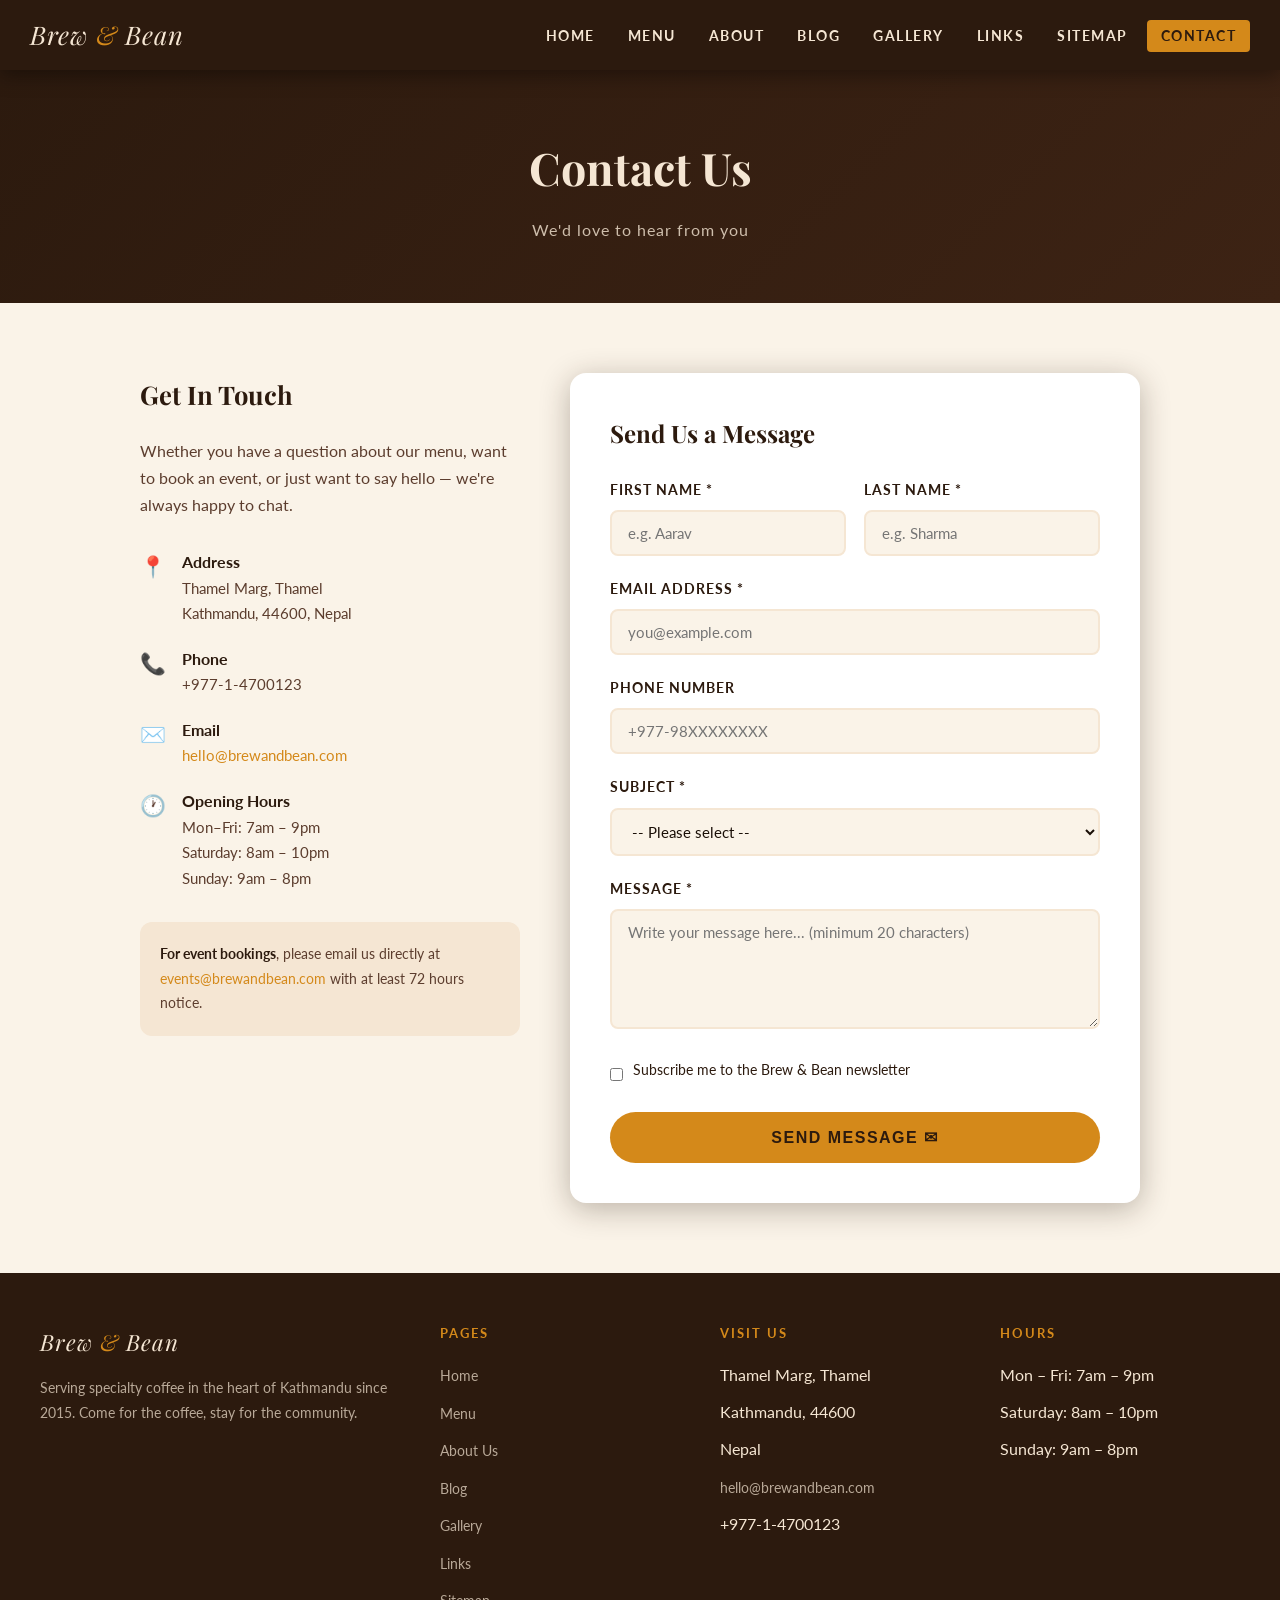
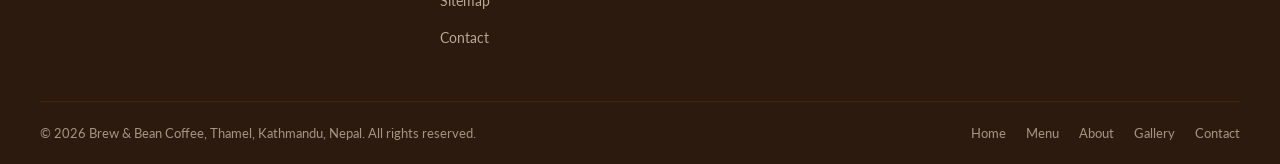
<file: final project-40%/coffee-site/contact.html>
<!DOCTYPE html>
<html lang="en">
<head>
  <meta charset="UTF-8">
  <meta name="viewport" content="width=device-width, initial-scale=1.0">
  <title>Brew & Bean Coffee | Contact</title>
  <link rel="stylesheet" href="style.css">
</head>
<body>

<div class="page-wrapper">

  <!-- HEADER & NAVIGATION -->
  <header>
    <div class="nav-container">
      <div class="nav-logo">Brew <span>&</span> Bean</div>
      <nav>
        <ul>
          <li><a href="index.html">Home</a></li>
          <li><a href="menu.html">Menu</a></li>
          <li><a href="about.html">About</a></li>
          <li><a href="blog.html">Blog</a></li>
          <li><a href="gallery.html">Gallery</a></li>
          <li><a href="links.html">Links</a></li>
          <li><a href="sitemap.html">Sitemap</a></li>
          <li><a href="contact.html" class="active">Contact</a></li>
        </ul>
      </nav>
    </div>
  </header>

  <!-- PAGE HERO -->
  <div class="page-hero">
    <h1>Contact Us</h1>
    <p>We'd love to hear from you</p>
  </div>

  <!-- CONTACT SECTION -->
  <section class="section">
    <div class="contact-layout">

      <!-- LEFT: Info -->
      <div class="contact-info">
        <h3>Get In Touch</h3>
        <p style="color:var(--text-mid); margin-bottom:30px;">Whether you have a question about our menu, want to book an event, or just want to say hello — we're always happy to chat.</p>

        <div class="contact-detail">
          <span class="contact-icon">📍</span>
          <div>
            <strong>Address</strong>
            <p>Thamel Marg, Thamel<br>Kathmandu, 44600, Nepal</p>
          </div>
        </div>

        <div class="contact-detail">
          <span class="contact-icon">📞</span>
          <div>
            <strong>Phone</strong>
            <p>+977-1-4700123</p>
          </div>
        </div>

        <div class="contact-detail">
          <span class="contact-icon">✉️</span>
          <div>
            <strong>Email</strong>
            <p><a href="mailto:hello@brewandbean.com">hello@brewandbean.com</a></p>
          </div>
        </div>

        <div class="contact-detail">
          <span class="contact-icon">🕐</span>
          <div>
            <strong>Opening Hours</strong>
            <p>Mon–Fri: 7am – 9pm<br>Saturday: 8am – 10pm<br>Sunday: 9am – 8pm</p>
          </div>
        </div>

        <div style="margin-top:30px; background:var(--cream); padding:20px; border-radius:12px;">
          <p style="font-size:0.9rem; color:var(--text-mid);">
            <strong style="color:var(--espresso);">For event bookings</strong>, please email us directly at
            <a href="mailto:events@brewandbean.com">events@brewandbean.com</a>
            with at least 72 hours notice.
          </p>
        </div>
      </div>

      <!-- RIGHT: Form -->
      <div class="contact-form">
        <h3 style="font-family:'Playfair Display',serif; color:var(--espresso); margin-bottom:25px; font-size:1.5rem;">Send Us a Message</h3>

        <div class="form-row">
          <div class="form-group">
            <label for="firstName">First Name *</label>
            <input type="text" id="firstName" placeholder="e.g. Aarav">
            <span class="error-msg" id="firstNameError">Please enter your first name.</span>
          </div>
          <div class="form-group">
            <label for="lastName">Last Name *</label>
            <input type="text" id="lastName" placeholder="e.g. Sharma">
            <span class="error-msg" id="lastNameError">Please enter your last name.</span>
          </div>
        </div>

        <div class="form-group">
          <label for="email">Email Address *</label>
          <input type="email" id="email" placeholder="you@example.com">
          <span class="error-msg" id="emailError">Please enter a valid email address.</span>
        </div>

        <div class="form-group">
          <label for="phone">Phone Number</label>
          <input type="tel" id="phone" placeholder="+977-98XXXXXXXX">
          <span class="error-msg" id="phoneError">Please enter a valid phone number (digits only, 7–15 chars).</span>
        </div>

        <div class="form-group">
          <label for="subject">Subject *</label>
          <select id="subject">
            <option value="">-- Please select --</option>
            <option value="general">General Enquiry</option>
            <option value="menu">Menu Question</option>
            <option value="event">Event Booking</option>
            <option value="feedback">Feedback</option>
            <option value="wholesale">Wholesale Beans</option>
            <option value="other">Other</option>
          </select>
          <span class="error-msg" id="subjectError">Please select a subject.</span>
        </div>

        <div class="form-group">
          <label for="message">Message *</label>
          <textarea id="message" placeholder="Write your message here... (minimum 20 characters)"></textarea>
          <span class="error-msg" id="messageError">Please enter a message (at least 20 characters).</span>
        </div>

        <div class="form-group" style="display:flex; align-items:center; gap:10px;">
          <input type="checkbox" id="newsletter" style="width:auto; accent-color:var(--accent);">
          <label for="newsletter" style="text-transform:none; font-size:0.9rem; font-weight:400; letter-spacing:0; cursor:pointer;">
            Subscribe me to the Brew &amp; Bean newsletter
          </label>
        </div>

        <button type="button" class="btn" onclick="validateForm()" style="width:100%; padding:16px; font-size:1rem;">
          Send Message ✉
        </button>

        <div class="success-msg" id="successMsg">
          ✅ Thank you! Your message has been sent. We'll get back to you within 24 hours.
        </div>
      </div>
    </div>
  </section>

  <!-- FOOTER -->
  <footer>
    <div class="footer-grid">
      <div class="footer-brand">
        <span class="nav-logo">Brew <span>&</span> Bean</span>
        <p>Serving specialty coffee in the heart of Kathmandu since 2015. Come for the coffee, stay for the community.</p>
      </div>
      <div class="footer-col">
        <h4>Pages</h4>
        <ul>
          <li><a href="index.html">Home</a></li>
          <li><a href="menu.html">Menu</a></li>
          <li><a href="about.html">About Us</a></li>
          <li><a href="blog.html">Blog</a></li>
          <li><a href="gallery.html">Gallery</a></li>
          <li><a href="links.html">Links</a></li>
          <li><a href="sitemap.html">Sitemap</a></li>
          <li><a href="contact.html">Contact</a></li>
        </ul>
      </div>
      <div class="footer-col">
        <h4>Visit Us</h4>
        <ul>
          <li>Thamel Marg, Thamel</li>
          <li>Kathmandu, 44600</li>
          <li>Nepal</li>
          <li style="margin-top:10px;"><a href="mailto:hello@brewandbean.com">hello@brewandbean.com</a></li>
          <li>+977-1-4700123</li>
        </ul>
      </div>
      <div class="footer-col">
        <h4>Hours</h4>
        <ul>
          <li>Mon – Fri: 7am – 9pm</li>
          <li>Saturday: 8am – 10pm</li>
          <li>Sunday: 9am – 8pm</li>
        </ul>
      </div>
    </div>
    <div class="footer-bottom">
      <p>&copy; 2026 Brew &amp; Bean Coffee, Thamel, Kathmandu, Nepal. All rights reserved.</p>
      <nav class="footer-sec-nav" aria-label="Secondary navigation">
        <a href="index.html">Home</a>
        <a href="menu.html">Menu</a>
        <a href="about.html">About</a>
        <a href="gallery.html">Gallery</a>
        <a href="contact.html">Contact</a>
      </nav>
    </div>
  </footer>

</div>

<!-- JAVASCRIPT FORM VALIDATION -->
<script>
  function validateForm() {
    let valid = true;

    // Helper functions
    function showError(id, errorId) {
      document.getElementById(id).classList.add('input-error');
      document.getElementById(errorId).classList.add('show');
    }

    function clearError(id, errorId) {
      document.getElementById(id).classList.remove('input-error');
      document.getElementById(errorId).classList.remove('show');
    }

    // First Name
    const firstName = document.getElementById('firstName').value.trim();
    if (firstName.length < 2) {
      showError('firstName', 'firstNameError');
      valid = false;
    } else {
      clearError('firstName', 'firstNameError');
    }

    // Last Name
    const lastName = document.getElementById('lastName').value.trim();
    if (lastName.length < 2) {
      showError('lastName', 'lastNameError');
      valid = false;
    } else {
      clearError('lastName', 'lastNameError');
    }

    // Email — must contain @ and a dot after @
    const email = document.getElementById('email').value.trim();
    const emailRegex = /^[^\s@]+@[^\s@]+\.[^\s@]+$/;
    if (!emailRegex.test(email)) {
      showError('email', 'emailError');
      valid = false;
    } else {
      clearError('email', 'emailError');
    }

    // Phone — optional but must be valid if filled
    const phone = document.getElementById('phone').value.trim();
    if (phone !== '') {
      const phoneRegex = /^[0-9+\-\s]{7,15}$/;
      if (!phoneRegex.test(phone)) {
        showError('phone', 'phoneError');
        valid = false;
      } else {
        clearError('phone', 'phoneError');
      }
    } else {
      clearError('phone', 'phoneError');
    }

    // Subject
    const subject = document.getElementById('subject').value;
    if (subject === '') {
      showError('subject', 'subjectError');
      valid = false;
    } else {
      clearError('subject', 'subjectError');
    }

    // Message — minimum 20 characters
    const message = document.getElementById('message').value.trim();
    if (message.length < 20) {
      showError('message', 'messageError');
      valid = false;
    } else {
      clearError('message', 'messageError');
    }

    // If all valid — show success
    if (valid) {
      document.getElementById('successMsg').classList.add('show');
      // Reset fields
      ['firstName', 'lastName', 'email', 'phone', 'message'].forEach(id => {
        document.getElementById(id).value = '';
      });
      document.getElementById('subject').value = '';
      document.getElementById('newsletter').checked = false;
      // Scroll to success message
      document.getElementById('successMsg').scrollIntoView({ behavior: 'smooth' });
    }
  }

  // Real-time validation on blur
  document.getElementById('email').addEventListener('blur', function() {
    const emailRegex = /^[^\s@]+@[^\s@]+\.[^\s@]+$/;
    if (this.value && !emailRegex.test(this.value)) {
      this.classList.add('input-error');
      document.getElementById('emailError').classList.add('show');
    }
  });
</script>
</body>
</html>
</file>
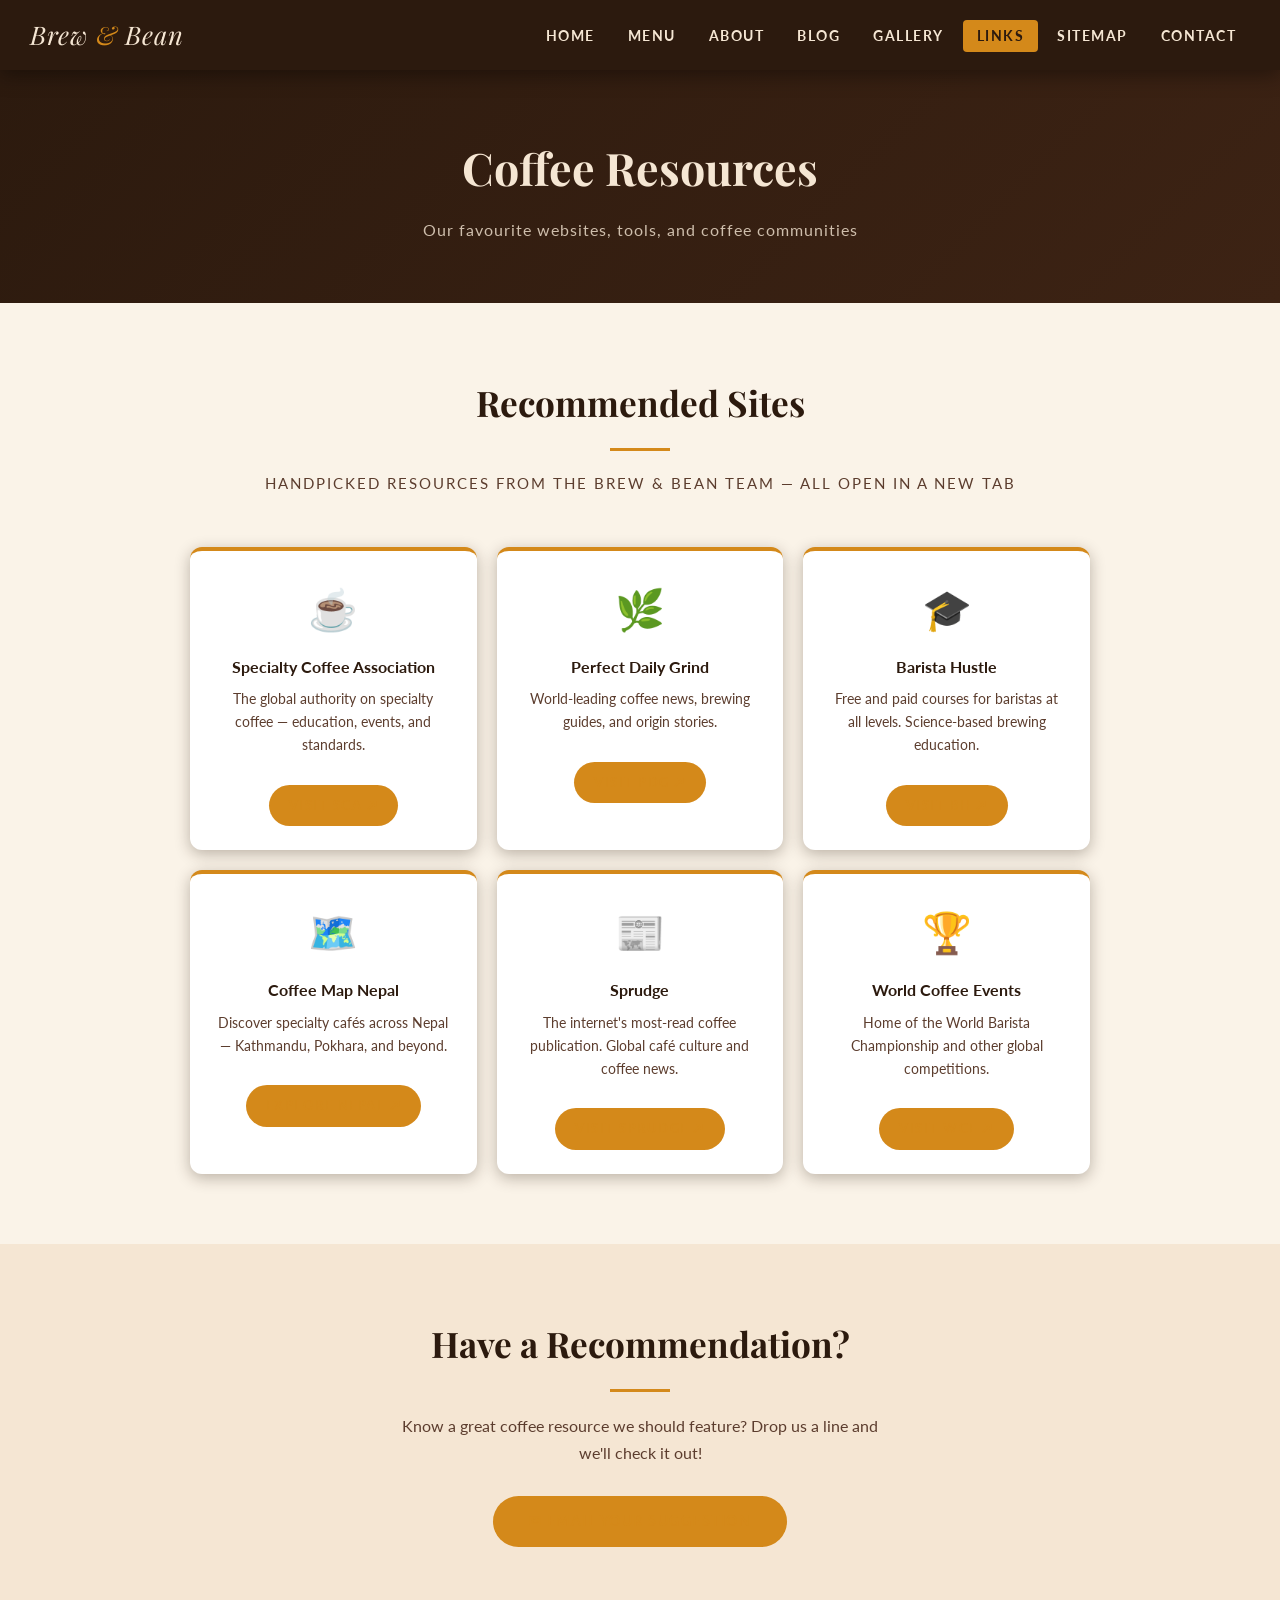
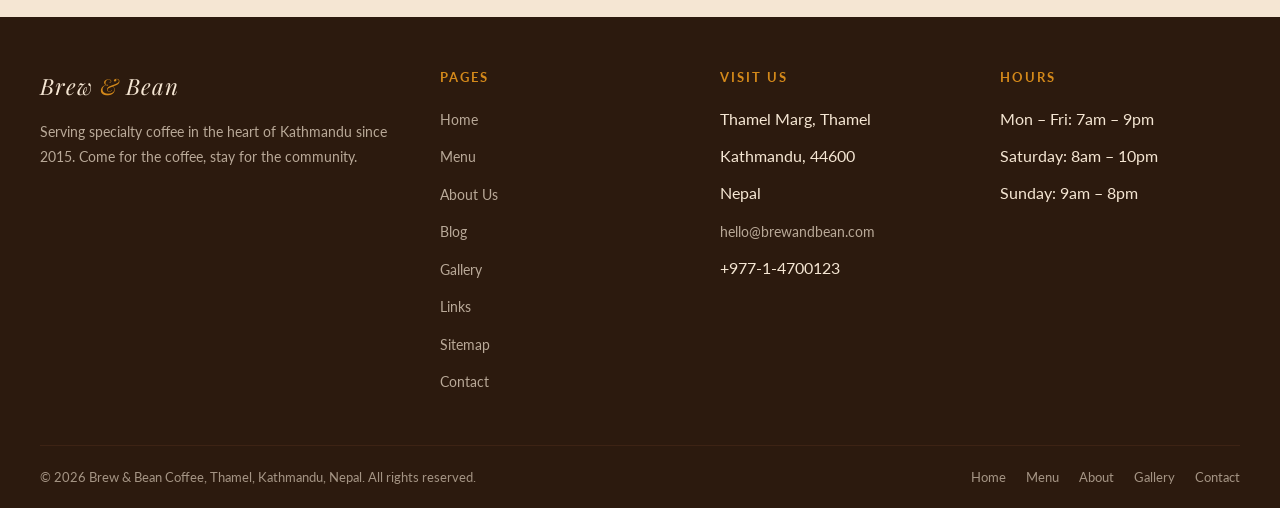
<file: final project-40%/coffee-site/links.html>
<!DOCTYPE html>
<html lang="en">
<head>
  <meta charset="UTF-8">
  <meta name="viewport" content="width=device-width, initial-scale=1.0">
  <title>Brew & Bean Coffee | Useful Links</title>
  <link rel="stylesheet" href="style.css">
</head>
<body>

<div class="page-wrapper">

  <!-- HEADER & NAVIGATION -->
  <header>
    <div class="nav-container">
      <div class="nav-logo">Brew <span>&</span> Bean</div>
      <nav>
        <ul>
          <li><a href="index.html">Home</a></li>
          <li><a href="menu.html">Menu</a></li>
          <li><a href="about.html">About</a></li>
          <li><a href="blog.html">Blog</a></li>
          <li><a href="gallery.html">Gallery</a></li>
          <li><a href="links.html" class="active">Links</a></li>
          <li><a href="sitemap.html">Sitemap</a></li>
          <li><a href="contact.html">Contact</a></li>
        </ul>
      </nav>
    </div>
  </header>

  <!-- PAGE HERO -->
  <div class="page-hero">
    <h1>Coffee Resources</h1>
    <p>Our favourite websites, tools, and coffee communities</p>
  </div>

  <!-- LINKS SECTION -->
  <section class="section">
    <h2 class="section-title">Recommended Sites</h2>
    <div class="divider"></div>
    <p class="section-subtitle">Handpicked resources from the Brew &amp; Bean team — all open in a new tab</p>

    <div class="links-grid">

      <div class="ext-link-card">
        <div class="link-icon">☕</div>
        <h3>Specialty Coffee Association</h3>
        <p>The global authority on specialty coffee — education, events, and standards.</p>
        <br>
        <a href="https://sca.coffee" target="_blank" rel="noopener noreferrer" class="btn" style="font-size:0.8rem; padding:10px 20px;">Visit SCA ↗</a>
      </div>

      <div class="ext-link-card">
        <div class="link-icon">🌿</div>
        <h3>Perfect Daily Grind</h3>
        <p>World-leading coffee news, brewing guides, and origin stories.</p>
        <br>
        <a href="https://perfectdailygrind.com" target="_blank" rel="noopener noreferrer" class="btn" style="font-size:0.8rem; padding:10px 20px;">Visit PDG ↗</a>
      </div>

      <div class="ext-link-card">
        <div class="link-icon">🎓</div>
        <h3>Barista Hustle</h3>
        <p>Free and paid courses for baristas at all levels. Science-based brewing education.</p>
        <br>
        <a href="https://baristahustle.com" target="_blank" rel="noopener noreferrer" class="btn" style="font-size:0.8rem; padding:10px 20px;">Visit BH ↗</a>
      </div>

      <div class="ext-link-card">
        <div class="link-icon">🗺️</div>
        <h3>Coffee Map Nepal</h3>
        <p>Discover specialty cafés across Nepal — Kathmandu, Pokhara, and beyond.</p>
        <br>
        <a href="https://www.visitnepal.com" target="_blank" rel="noopener noreferrer" class="btn" style="font-size:0.8rem; padding:10px 20px;">Explore Nepal ↗</a>
      </div>

      <div class="ext-link-card">
        <div class="link-icon">📰</div>
        <h3>Sprudge</h3>
        <p>The internet's most-read coffee publication. Global café culture and coffee news.</p>
        <br>
        <a href="https://sprudge.com" target="_blank" rel="noopener noreferrer" class="btn" style="font-size:0.8rem; padding:10px 20px;">Visit Sprudge ↗</a>
      </div>

      <div class="ext-link-card">
        <div class="link-icon">🏆</div>
        <h3>World Coffee Events</h3>
        <p>Home of the World Barista Championship and other global competitions.</p>
        <br>
        <a href="https://worldcoffeeevents.org" target="_blank" rel="noopener noreferrer" class="btn" style="font-size:0.8rem; padding:10px 20px;">Visit WCE ↗</a>
      </div>

    </div>
  </section>

  <!-- NOTE ABOUT LINKS -->
  <section class="section section-alt" style="text-align:center;">
    <h2 class="section-title">Have a Recommendation?</h2>
    <div class="divider"></div>
    <p style="color:var(--text-mid); max-width:500px; margin:0 auto 30px;">Know a great coffee resource we should feature? Drop us a line and we'll check it out!</p>
    <a href="mailto:hello@brewandbean.com" class="btn">✉ Email Your Suggestion</a>
  </section>

  <!-- FOOTER -->
  <footer>
    <div class="footer-grid">
      <div class="footer-brand">
        <span class="nav-logo">Brew <span>&</span> Bean</span>
        <p>Serving specialty coffee in the heart of Kathmandu since 2015. Come for the coffee, stay for the community.</p>
      </div>
      <div class="footer-col">
        <h4>Pages</h4>
        <ul>
          <li><a href="index.html">Home</a></li>
          <li><a href="menu.html">Menu</a></li>
          <li><a href="about.html">About Us</a></li>
          <li><a href="blog.html">Blog</a></li>
          <li><a href="gallery.html">Gallery</a></li>
          <li><a href="links.html">Links</a></li>
          <li><a href="sitemap.html">Sitemap</a></li>
          <li><a href="contact.html">Contact</a></li>
        </ul>
      </div>
      <div class="footer-col">
        <h4>Visit Us</h4>
        <ul>
          <li>Thamel Marg, Thamel</li>
          <li>Kathmandu, 44600</li>
          <li>Nepal</li>
          <li style="margin-top:10px;"><a href="mailto:hello@brewandbean.com">hello@brewandbean.com</a></li>
          <li>+977-1-4700123</li>
        </ul>
      </div>
      <div class="footer-col">
        <h4>Hours</h4>
        <ul>
          <li>Mon – Fri: 7am – 9pm</li>
          <li>Saturday: 8am – 10pm</li>
          <li>Sunday: 9am – 8pm</li>
        </ul>
      </div>
    </div>
    <div class="footer-bottom">
      <p>&copy; 2026 Brew &amp; Bean Coffee, Thamel, Kathmandu, Nepal. All rights reserved.</p>
      <nav class="footer-sec-nav" aria-label="Secondary navigation">
        <a href="index.html">Home</a>
        <a href="menu.html">Menu</a>
        <a href="about.html">About</a>
        <a href="gallery.html">Gallery</a>
        <a href="contact.html">Contact</a>
      </nav>
    </div>
  </footer>

</div>
</body>
</html>
</file>
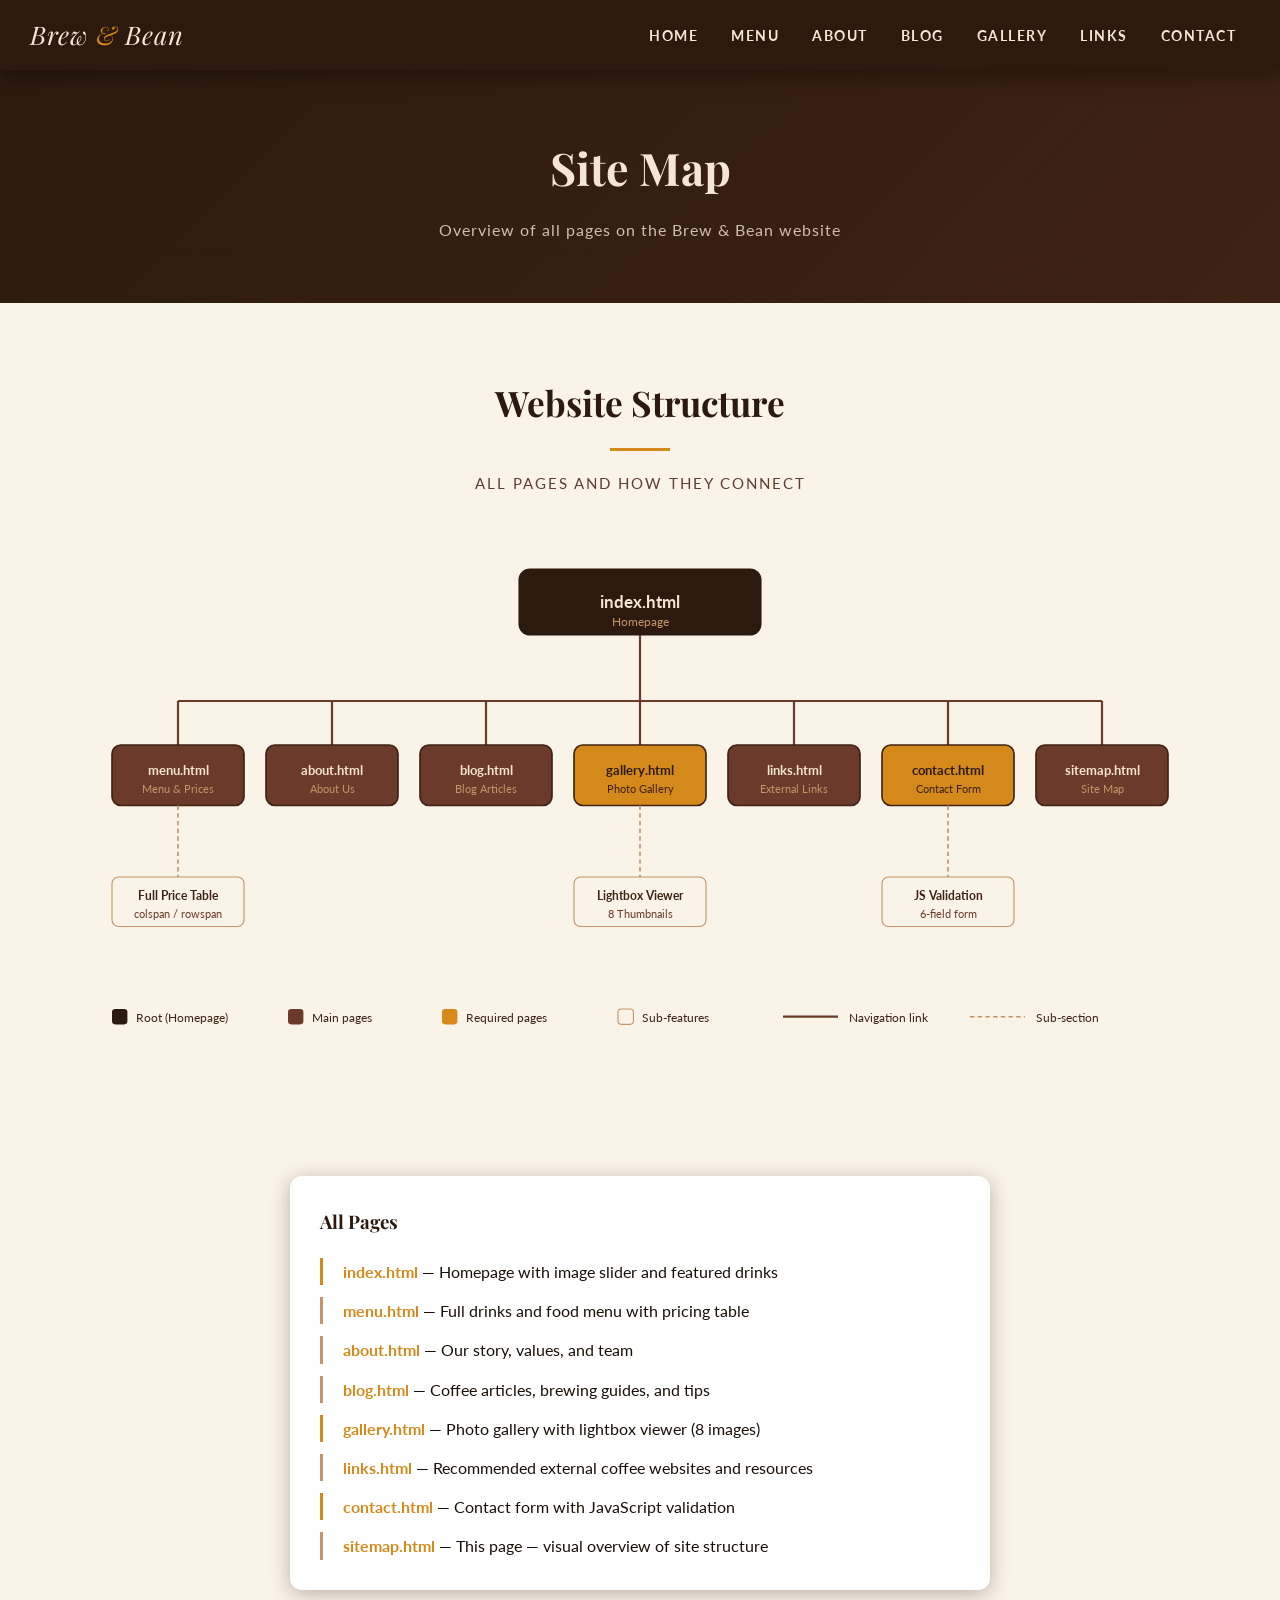
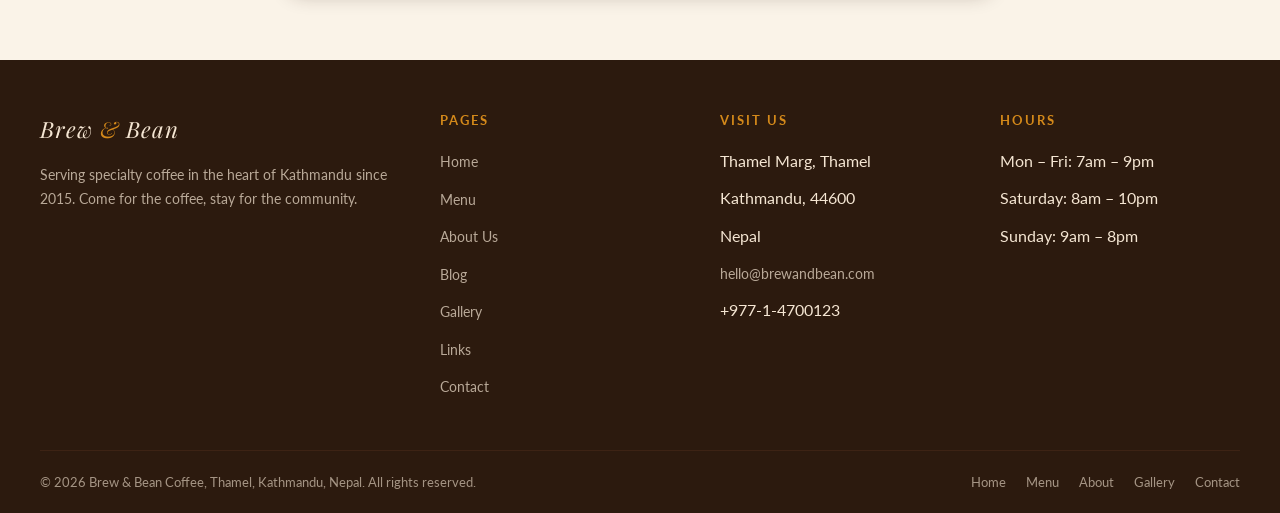
<file: final project-40%/coffee-site/sitemap.html>
<!DOCTYPE html>
<html lang="en">
<head>
  <meta charset="UTF-8">
  <meta name="viewport" content="width=device-width, initial-scale=1.0">
  <title>Brew & Bean Coffee | Site Map</title>
  <link rel="stylesheet" href="style.css">
</head>
<body>

<div class="page-wrapper">

  <!-- HEADER & NAVIGATION -->
  <header>
    <div class="nav-container">
      <div class="nav-logo">Brew <span>&</span> Bean</div>
      <nav>
        <ul>
          <li><a href="index.html">Home</a></li>
          <li><a href="menu.html">Menu</a></li>
          <li><a href="about.html">About</a></li>
          <li><a href="blog.html">Blog</a></li>
          <li><a href="gallery.html">Gallery</a></li>
          <li><a href="links.html">Links</a></li>
          <li><a href="contact.html">Contact</a></li>
        </ul>
      </nav>
    </div>
  </header>

  <!-- PAGE HERO -->
  <div class="page-hero">
    <h1>Site Map</h1>
    <p>Overview of all pages on the Brew &amp; Bean website</p>
  </div>

  <!-- SITEMAP VISUAL -->
  <section class="section" style="text-align:center;">
    <h2 class="section-title">Website Structure</h2>
    <div class="divider"></div>
    <p class="section-subtitle">All pages and how they connect</p>

    <div style="overflow-x:auto; margin: 40px auto 0; max-width:1100px;">
      <svg viewBox="0 0 1000 520" width="100%" style="font-family:'Lato',sans-serif;">

        <!-- ROOT: Homepage -->
        <rect x="390" y="20" width="220" height="60" rx="10" fill="#2C1A0E" stroke="#2C1A0E"/>
        <text x="500" y="55" text-anchor="middle" fill="#F5E6D3" font-size="15" font-weight="700">index.html</text>
        <text x="500" y="72" text-anchor="middle" fill="#C4956A" font-size="11">Homepage</text>

        <!-- Vertical connector down from root -->
        <line x1="500" y1="80" x2="500" y2="140" stroke="#6B3A2A" stroke-width="2"/>
        <!-- Horizontal spine -->
        <line x1="80" y1="140" x2="920" y2="140" stroke="#6B3A2A" stroke-width="2"/>

        <!-- Connector drops to children -->
        <line x1="80"  y1="140" x2="80"  y2="180" stroke="#6B3A2A" stroke-width="2"/>
        <line x1="220" y1="140" x2="220" y2="180" stroke="#6B3A2A" stroke-width="2"/>
        <line x1="360" y1="140" x2="360" y2="180" stroke="#6B3A2A" stroke-width="2"/>
        <line x1="500" y1="140" x2="500" y2="180" stroke="#6B3A2A" stroke-width="2"/>
        <line x1="640" y1="140" x2="640" y2="180" stroke="#6B3A2A" stroke-width="2"/>
        <line x1="780" y1="140" x2="780" y2="180" stroke="#6B3A2A" stroke-width="2"/>
        <line x1="920" y1="140" x2="920" y2="180" stroke="#6B3A2A" stroke-width="2"/>

        <!-- LEVEL 1 PAGES -->
        <!-- menu.html -->
        <rect x="20" y="180" width="120" height="55" rx="8" fill="#6B3A2A" stroke="#3D2314" stroke-width="1.5"/>
        <text x="80" y="207" text-anchor="middle" fill="#F5E6D3" font-size="12" font-weight="700">menu.html</text>
        <text x="80" y="224" text-anchor="middle" fill="#C4956A" font-size="10">Menu &amp; Prices</text>

        <!-- about.html -->
        <rect x="160" y="180" width="120" height="55" rx="8" fill="#6B3A2A" stroke="#3D2314" stroke-width="1.5"/>
        <text x="220" y="207" text-anchor="middle" fill="#F5E6D3" font-size="12" font-weight="700">about.html</text>
        <text x="220" y="224" text-anchor="middle" fill="#C4956A" font-size="10">About Us</text>

        <!-- blog.html -->
        <rect x="300" y="180" width="120" height="55" rx="8" fill="#6B3A2A" stroke="#3D2314" stroke-width="1.5"/>
        <text x="360" y="207" text-anchor="middle" fill="#F5E6D3" font-size="12" font-weight="700">blog.html</text>
        <text x="360" y="224" text-anchor="middle" fill="#C4956A" font-size="10">Blog Articles</text>

        <!-- gallery.html -->
        <rect x="440" y="180" width="120" height="55" rx="8" fill="#D4891A" stroke="#3D2314" stroke-width="1.5"/>
        <text x="500" y="207" text-anchor="middle" fill="#2C1A0E" font-size="12" font-weight="700">gallery.html</text>
        <text x="500" y="224" text-anchor="middle" fill="#3D2314" font-size="10">Photo Gallery</text>

        <!-- links.html -->
        <rect x="580" y="180" width="120" height="55" rx="8" fill="#6B3A2A" stroke="#3D2314" stroke-width="1.5"/>
        <text x="640" y="207" text-anchor="middle" fill="#F5E6D3" font-size="12" font-weight="700">links.html</text>
        <text x="640" y="224" text-anchor="middle" fill="#C4956A" font-size="10">External Links</text>

        <!-- contact.html -->
        <rect x="720" y="180" width="120" height="55" rx="8" fill="#D4891A" stroke="#3D2314" stroke-width="1.5"/>
        <text x="780" y="207" text-anchor="middle" fill="#2C1A0E" font-size="12" font-weight="700">contact.html</text>
        <text x="780" y="224" text-anchor="middle" fill="#3D2314" font-size="10">Contact Form</text>

        <!-- sitemap.html -->
        <rect x="860" y="180" width="120" height="55" rx="8" fill="#6B3A2A" stroke="#3D2314" stroke-width="1.5"/>
        <text x="920" y="207" text-anchor="middle" fill="#F5E6D3" font-size="12" font-weight="700">sitemap.html</text>
        <text x="920" y="224" text-anchor="middle" fill="#C4956A" font-size="10">Site Map</text>

        <!-- LEVEL 2: Sub-features -->
        <!-- Menu sub-items -->
        <line x1="80" y1="235" x2="80" y2="300" stroke="#C4956A" stroke-width="1.5" stroke-dasharray="4,3"/>
        <rect x="20" y="300" width="120" height="45" rx="6" fill="#FAF3E8" stroke="#C4956A" stroke-width="1"/>
        <text x="80" y="321" text-anchor="middle" fill="#3D2314" font-size="11" font-weight="700">Full Price Table</text>
        <text x="80" y="337" text-anchor="middle" fill="#6B3A2A" font-size="10">colspan / rowspan</text>

        <!-- Gallery sub-items -->
        <line x1="500" y1="235" x2="500" y2="300" stroke="#C4956A" stroke-width="1.5" stroke-dasharray="4,3"/>
        <rect x="440" y="300" width="120" height="45" rx="6" fill="#FAF3E8" stroke="#C4956A" stroke-width="1"/>
        <text x="500" y="321" text-anchor="middle" fill="#3D2314" font-size="11" font-weight="700">Lightbox Viewer</text>
        <text x="500" y="337" text-anchor="middle" fill="#6B3A2A" font-size="10">8 Thumbnails</text>

        <!-- Contact sub-items -->
        <line x1="780" y1="235" x2="780" y2="300" stroke="#C4956A" stroke-width="1.5" stroke-dasharray="4,3"/>
        <rect x="720" y="300" width="120" height="45" rx="6" fill="#FAF3E8" stroke="#C4956A" stroke-width="1"/>
        <text x="780" y="321" text-anchor="middle" fill="#3D2314" font-size="11" font-weight="700">JS Validation</text>
        <text x="780" y="337" text-anchor="middle" fill="#6B3A2A" font-size="10">6-field form</text>

        <!-- LEGEND -->
        <rect x="20" y="420" width="14" height="14" rx="3" fill="#2C1A0E"/>
        <text x="42" y="432" fill="#3D2314" font-size="11">Root (Homepage)</text>
        <rect x="180" y="420" width="14" height="14" rx="3" fill="#6B3A2A"/>
        <text x="202" y="432" fill="#3D2314" font-size="11">Main pages</text>
        <rect x="320" y="420" width="14" height="14" rx="3" fill="#D4891A"/>
        <text x="342" y="432" fill="#3D2314" font-size="11">Required pages</text>
        <rect x="480" y="420" width="14" height="14" rx="3" fill="#FAF3E8" stroke="#C4956A" stroke-width="1"/>
        <text x="502" y="432" fill="#3D2314" font-size="11">Sub-features</text>
        <line x1="630" y1="427" x2="680" y2="427" stroke="#6B3A2A" stroke-width="2"/>
        <text x="690" y="432" fill="#3D2314" font-size="11">Navigation link</text>
        <line x1="800" y1="427" x2="850" y2="427" stroke="#C4956A" stroke-width="1.5" stroke-dasharray="4,3"/>
        <text x="860" y="432" fill="#3D2314" font-size="11">Sub-section</text>

      </svg>
    </div>

    <!-- TEXT SITEMAP (accessibility) -->
    <div style="max-width:700px; margin:50px auto 0; text-align:left; background:var(--white); padding:30px; border-radius:12px; box-shadow:0 4px 20px var(--shadow);">
      <h3 style="font-family:'Playfair Display',serif; color:var(--espresso); margin-bottom:20px;">All Pages</h3>
      <ul style="list-style:none; padding:0;">
        <li style="margin-bottom:12px; padding-left:20px; border-left:3px solid var(--accent);">
          <a href="index.html"><strong>index.html</strong></a> — Homepage with image slider and featured drinks
        </li>
        <li style="margin-bottom:12px; padding-left:20px; border-left:3px solid var(--latte);">
          <a href="menu.html"><strong>menu.html</strong></a> — Full drinks and food menu with pricing table
        </li>
        <li style="margin-bottom:12px; padding-left:20px; border-left:3px solid var(--latte);">
          <a href="about.html"><strong>about.html</strong></a> — Our story, values, and team
        </li>
        <li style="margin-bottom:12px; padding-left:20px; border-left:3px solid var(--latte);">
          <a href="blog.html"><strong>blog.html</strong></a> — Coffee articles, brewing guides, and tips
        </li>
        <li style="margin-bottom:12px; padding-left:20px; border-left:3px solid var(--accent);">
          <a href="gallery.html"><strong>gallery.html</strong></a> — Photo gallery with lightbox viewer (8 images)
        </li>
        <li style="margin-bottom:12px; padding-left:20px; border-left:3px solid var(--latte);">
          <a href="links.html"><strong>links.html</strong></a> — Recommended external coffee websites and resources
        </li>
        <li style="margin-bottom:12px; padding-left:20px; border-left:3px solid var(--accent);">
          <a href="contact.html"><strong>contact.html</strong></a> — Contact form with JavaScript validation
        </li>
        <li style="margin-bottom:0; padding-left:20px; border-left:3px solid var(--latte);">
          <a href="sitemap.html"><strong>sitemap.html</strong></a> — This page — visual overview of site structure
        </li>
      </ul>
    </div>
  </section>

  <!-- FOOTER -->
  <footer>
    <div class="footer-grid">
      <div class="footer-brand">
        <span class="nav-logo">Brew <span>&</span> Bean</span>
        <p>Serving specialty coffee in the heart of Kathmandu since 2015. Come for the coffee, stay for the community.</p>
      </div>
      <div class="footer-col">
        <h4>Pages</h4>
        <ul>
          <li><a href="index.html">Home</a></li>
          <li><a href="menu.html">Menu</a></li>
          <li><a href="about.html">About Us</a></li>
          <li><a href="blog.html">Blog</a></li>
          <li><a href="gallery.html">Gallery</a></li>
          <li><a href="links.html">Links</a></li>
          <li><a href="contact.html">Contact</a></li>
        </ul>
      </div>
      <div class="footer-col">
        <h4>Visit Us</h4>
        <ul>
          <li>Thamel Marg, Thamel</li>
          <li>Kathmandu, 44600</li>
          <li>Nepal</li>
          <li style="margin-top:10px;"><a href="mailto:hello@brewandbean.com">hello@brewandbean.com</a></li>
          <li>+977-1-4700123</li>
        </ul>
      </div>
      <div class="footer-col">
        <h4>Hours</h4>
        <ul>
          <li>Mon – Fri: 7am – 9pm</li>
          <li>Saturday: 8am – 10pm</li>
          <li>Sunday: 9am – 8pm</li>
        </ul>
      </div>
    </div>
    <div class="footer-bottom">
      <p>&copy; 2026 Brew &amp; Bean Coffee, Thamel, Kathmandu, Nepal. All rights reserved.</p>
      <nav class="footer-sec-nav" aria-label="Secondary navigation">
        <a href="index.html">Home</a>
        <a href="menu.html">Menu</a>
        <a href="about.html">About</a>
        <a href="gallery.html">Gallery</a>
        <a href="contact.html">Contact</a>
      </nav>
    </div>
  </footer>

</div>
</body>
</html>
</file>
<file: final project-40%/coffee-site/style.css>
/* ===== BREW & BEAN COFFEE - MAIN STYLESHEET ===== */
@import url('https://fonts.googleapis.com/css2?family=Playfair+Display:ital,wght@0,400;0,700;1,400&family=Lato:wght@300;400;700&display=swap');

:root {
  --espresso: #2C1A0E;
  --dark-roast: #3D2314;
  --medium-roast: #6B3A2A;
  --latte: #C4956A;
  --cream: #F5E6D3;
  --milk-foam: #FAF3E8;
  --accent: #D4891A;
  --white: #FFFFFF;
  --text-dark: #1A0F07;
  --text-mid: #5C3D2E;
  --shadow: rgba(44, 26, 14, 0.3);
  --max-width: 1320px;
}

* {
  margin: 0;
  padding: 0;
  box-sizing: border-box;
}

body {
  font-family: 'Lato', sans-serif;
  background-color: var(--milk-foam);
  color: var(--text-dark);
  font-size: 16px;
  line-height: 1.7;
}

img {
  max-width: 100%;
  height: auto;
}

a {
  color: var(--accent);
  text-decoration: none;
  transition: color 0.3s ease;
}

a:link    { color: var(--accent); }
a:visited { color: var(--medium-roast); }
a:hover   { color: var(--latte); text-decoration: underline; }
a:active  { color: var(--espresso); }

/* ===== PAGE WRAPPER ===== */
.page-wrapper {
  max-width: var(--max-width);
  margin: 0 auto;
  background: var(--milk-foam);
  box-shadow: 0 0 40px var(--shadow);
}

/* ===== NAVIGATION ===== */
header {
  background: var(--espresso);
  position: sticky;
  top: 0;
  z-index: 1000;
  box-shadow: 0 4px 20px rgba(0,0,0,0.4);
}

.nav-container {
  max-width: var(--max-width);
  margin: 0 auto;
  display: flex;
  align-items: center;
  justify-content: space-between;
  padding: 0 30px;
  height: 70px;
}

.nav-logo {
  font-family: 'Playfair Display', serif;
  font-size: 1.6rem;
  color: var(--cream);
  font-style: italic;
  letter-spacing: 1px;
}

.nav-logo span {
  color: var(--accent);
}

nav ul {
  list-style: none;
  display: flex;
  gap: 5px;
}

nav ul li a {
  color: var(--cream);
  font-size: 0.85rem;
  font-weight: 700;
  letter-spacing: 1.5px;
  text-transform: uppercase;
  padding: 8px 14px;
  border-radius: 4px;
  transition: all 0.3s ease;
  text-decoration: none;
}

nav ul li a:link    { color: var(--cream); }
nav ul li a:visited { color: var(--latte); }
nav ul li a:hover   { color: var(--espresso); background: var(--accent); text-decoration: none; }
nav ul li a:active  { color: var(--espresso); background: var(--latte); }
nav ul li a.active  { background: var(--accent); color: var(--espresso); }

/* ===== HERO / BANNER SLIDER ===== */
.hero-slider {
  position: relative;
  width: 100%;
  height: 580px;
  overflow: hidden;
}

.slide {
  position: absolute;
  top: 0; left: 0;
  width: 100%; height: 100%;
  opacity: 0;
  transition: opacity 1s ease;
  display: flex;
  align-items: center;
  justify-content: center;
}

.slide.active { opacity: 1; }

.slide-bg {
  position: absolute;
  inset: 0;
  background-size: cover;
  background-position: center;
  transform: scale(1.05);
  transition: transform 6s ease;
}

.slide.active .slide-bg { transform: scale(1); }

.slide-overlay {
  position: absolute;
  inset: 0;
  background: linear-gradient(135deg, rgba(44,26,14,0.75) 0%, rgba(44,26,14,0.3) 100%);
}

.slide-content {
  position: relative;
  z-index: 2;
  text-align: center;
  color: var(--white);
  padding: 20px;
}

.slide-content h1 {
  font-family: 'Playfair Display', serif;
  font-size: 3.5rem;
  margin-bottom: 15px;
  text-shadow: 2px 4px 12px rgba(0,0,0,0.5);
  line-height: 1.2;
}

.slide-content p {
  font-size: 1.2rem;
  font-weight: 300;
  letter-spacing: 2px;
  text-transform: uppercase;
  opacity: 0.9;
  margin-bottom: 30px;
}

.btn {
  display: inline-block;
  background: var(--accent);
  color: var(--espresso);
  font-weight: 700;
  letter-spacing: 1.5px;
  text-transform: uppercase;
  padding: 14px 36px;
  border-radius: 50px;
  font-size: 0.85rem;
  transition: all 0.3s ease;
  border: none;
  cursor: pointer;
  text-decoration: none;
}

.btn:hover {
  background: var(--cream);
  color: var(--espresso);
  transform: translateY(-2px);
  box-shadow: 0 6px 20px rgba(0,0,0,0.3);
  text-decoration: none;
}

.slider-controls {
  position: absolute;
  bottom: 25px;
  left: 50%;
  transform: translateX(-50%);
  z-index: 10;
  display: flex;
  gap: 10px;
}

.dot {
  width: 10px; height: 10px;
  border-radius: 50%;
  background: rgba(255,255,255,0.5);
  cursor: pointer;
  transition: background 0.3s;
}

.dot.active { background: var(--accent); }

.slider-arrow {
  position: absolute;
  top: 50%;
  transform: translateY(-50%);
  z-index: 10;
  background: rgba(44,26,14,0.6);
  color: var(--cream);
  border: none;
  font-size: 1.5rem;
  padding: 10px 16px;
  cursor: pointer;
  transition: background 0.3s;
}

.slider-arrow:hover { background: var(--accent); color: var(--espresso); }
.slider-arrow.prev { left: 15px; border-radius: 0 6px 6px 0; }
.slider-arrow.next { right: 15px; border-radius: 6px 0 0 6px; }

/* ===== SECTIONS ===== */
.section {
  padding: 70px 40px;
}

.section-alt { background: var(--cream); }

.section-title {
  font-family: 'Playfair Display', serif;
  font-size: 2.2rem;
  color: var(--espresso);
  text-align: center;
  margin-bottom: 10px;
}

.section-subtitle {
  text-align: center;
  color: var(--text-mid);
  font-size: 0.95rem;
  letter-spacing: 2px;
  text-transform: uppercase;
  margin-bottom: 50px;
}

.divider {
  width: 60px;
  height: 3px;
  background: var(--accent);
  margin: 15px auto 20px;
}

/* ===== CARDS ===== */
.cards-grid {
  display: grid;
  grid-template-columns: repeat(3, 1fr);
  gap: 30px;
  max-width: 1100px;
  margin: 0 auto;
}

.card {
  background: var(--white);
  border-radius: 12px;
  overflow: hidden;
  box-shadow: 0 4px 20px var(--shadow);
  transition: transform 0.3s ease, box-shadow 0.3s ease;
}

.card:hover {
  transform: translateY(-6px);
  box-shadow: 0 12px 35px var(--shadow);
}

.card-img {
  width: 100%;
  height: 200px;
  object-fit: cover;
}

.card-body {
  padding: 22px;
}

.card-body h3 {
  font-family: 'Playfair Display', serif;
  font-size: 1.3rem;
  color: var(--espresso);
  margin-bottom: 8px;
}

.card-body p {
  color: var(--text-mid);
  font-size: 0.92rem;
}

.card-price {
  color: var(--accent);
  font-weight: 700;
  font-size: 1.1rem;
  margin-top: 10px;
}

/* ===== PAGE HEADER ===== */
.page-hero {
  background: linear-gradient(135deg, var(--espresso) 0%, var(--dark-roast) 100%);
  padding: 60px 40px;
  text-align: center;
  color: var(--cream);
}

.page-hero h1 {
  font-family: 'Playfair Display', serif;
  font-size: 2.8rem;
  margin-bottom: 10px;
}

.page-hero p {
  font-size: 1rem;
  opacity: 0.8;
  letter-spacing: 1px;
}

/* ===== TABLE ===== */
.table-wrap {
  overflow-x: auto;
  max-width: 1000px;
  margin: 0 auto;
}

table {
  width: 100%;
  border-collapse: collapse;
  background: var(--white);
  border-radius: 12px;
  overflow: hidden;
  box-shadow: 0 4px 20px var(--shadow);
}

thead {
  background: var(--espresso);
  color: var(--cream);
}

thead th {
  padding: 16px 20px;
  text-align: left;
  font-size: 0.85rem;
  letter-spacing: 1.5px;
  text-transform: uppercase;
}

tbody tr {
  border-bottom: 1px solid var(--cream);
  transition: background 0.2s;
}

tbody tr:hover { background: var(--milk-foam); }

tbody td {
  padding: 14px 20px;
  color: var(--text-mid);
  font-size: 0.95rem;
}

tbody tr:last-child { border-bottom: none; }

.category-cell {
  background: var(--dark-roast);
  color: var(--cream);
  font-weight: 700;
  font-size: 0.85rem;
  letter-spacing: 1px;
  text-transform: uppercase;
  text-align: center;
}

/* ===== GALLERY ===== */
.gallery-grid {
  display: grid;
  grid-template-columns: repeat(4, 1fr);
  gap: 15px;
  max-width: 1100px;
  margin: 0 auto;
}

.gallery-thumb {
  display: block;
  border-radius: 8px;
  overflow: hidden;
  position: relative;
  aspect-ratio: 1;
  box-shadow: 0 4px 15px var(--shadow);
  transition: transform 0.3s ease;
}

.gallery-thumb:hover {
  transform: scale(1.04);
}

.gallery-thumb img {
  width: 100%;
  height: 100%;
  object-fit: cover;
  transition: transform 0.4s ease;
}

.gallery-thumb:hover img { transform: scale(1.1); }

.thumb-overlay {
  position: absolute;
  inset: 0;
  background: rgba(44,26,14,0.6);
  display: flex;
  align-items: center;
  justify-content: center;
  opacity: 0;
  transition: opacity 0.3s ease;
}

.gallery-thumb:hover .thumb-overlay { opacity: 1; }
.thumb-overlay span {
  color: var(--white);
  font-size: 1.8rem;
}

/* Lightbox */
.lightbox {
  display: none;
  position: fixed;
  inset: 0;
  background: rgba(0,0,0,0.92);
  z-index: 9999;
  align-items: center;
  justify-content: center;
}

.lightbox.open { display: flex; }

.lightbox img {
  max-width: 90vw;
  max-height: 85vh;
  border-radius: 8px;
  box-shadow: 0 0 60px rgba(0,0,0,0.8);
}

.lightbox-close {
  position: absolute;
  top: 20px; right: 30px;
  color: var(--white);
  font-size: 2.5rem;
  cursor: pointer;
  background: none;
  border: none;
}

/* ===== CONTACT FORM ===== */
.contact-layout {
  display: grid;
  grid-template-columns: 1fr 1.5fr;
  gap: 50px;
  max-width: 1000px;
  margin: 0 auto;
}

.contact-info h3 {
  font-family: 'Playfair Display', serif;
  font-size: 1.6rem;
  color: var(--espresso);
  margin-bottom: 20px;
}

.contact-detail {
  display: flex;
  gap: 12px;
  margin-bottom: 18px;
  align-items: flex-start;
}

.contact-icon {
  font-size: 1.3rem;
  min-width: 30px;
}

.contact-detail p { color: var(--text-mid); font-size: 0.95rem; }
.contact-detail strong { color: var(--espresso); }

.contact-form {
  background: var(--white);
  padding: 40px;
  border-radius: 16px;
  box-shadow: 0 6px 30px var(--shadow);
}

.form-group {
  margin-bottom: 22px;
}

.form-group label {
  display: block;
  font-weight: 700;
  font-size: 0.85rem;
  letter-spacing: 1px;
  text-transform: uppercase;
  color: var(--espresso);
  margin-bottom: 8px;
}

.form-group input,
.form-group select,
.form-group textarea {
  width: 100%;
  padding: 12px 16px;
  border: 2px solid var(--cream);
  border-radius: 8px;
  font-family: 'Lato', sans-serif;
  font-size: 0.95rem;
  color: var(--text-dark);
  background: var(--milk-foam);
  transition: border-color 0.3s;
  outline: none;
}

.form-group input:focus,
.form-group select:focus,
.form-group textarea:focus {
  border-color: var(--accent);
  background: var(--white);
}

.form-group textarea { height: 120px; resize: vertical; }

.form-row { display: grid; grid-template-columns: 1fr 1fr; gap: 18px; }

.error-msg {
  color: #c0392b;
  font-size: 0.8rem;
  margin-top: 5px;
  display: none;
}

.error-msg.show { display: block; }

.input-error { border-color: #c0392b !important; }

.success-msg {
  display: none;
  background: #d4edda;
  color: #155724;
  border: 1px solid #c3e6cb;
  border-radius: 8px;
  padding: 16px;
  margin-top: 20px;
  text-align: center;
  font-weight: 700;
}

.success-msg.show { display: block; }

/* ===== ABOUT ===== */
.about-layout {
  display: grid;
  grid-template-columns: 1fr 1fr;
  gap: 60px;
  align-items: center;
  max-width: 1100px;
  margin: 0 auto;
}

.about-img {
  border-radius: 16px;
  overflow: hidden;
  box-shadow: 0 10px 40px var(--shadow);
}

.about-img img {
  width: 100%;
  height: 420px;
  object-fit: cover;
}

.about-text h2 {
  font-family: 'Playfair Display', serif;
  font-size: 2rem;
  color: var(--espresso);
  margin-bottom: 20px;
}

.about-text p {
  color: var(--text-mid);
  margin-bottom: 18px;
  font-size: 1rem;
}

/* ===== BLOG ===== */
.blog-grid {
  display: grid;
  grid-template-columns: repeat(3, 1fr);
  gap: 30px;
  max-width: 1100px;
  margin: 0 auto;
}

.blog-card {
  background: var(--white);
  border-radius: 12px;
  overflow: hidden;
  box-shadow: 0 4px 20px var(--shadow);
  transition: transform 0.3s;
}

.blog-card:hover { transform: translateY(-5px); }

.blog-card img {
  width: 100%;
  height: 200px;
  object-fit: cover;
}

.blog-body { padding: 24px; }

.blog-tag {
  display: inline-block;
  background: var(--accent);
  color: var(--espresso);
  font-size: 0.7rem;
  font-weight: 700;
  letter-spacing: 1.5px;
  text-transform: uppercase;
  padding: 4px 12px;
  border-radius: 20px;
  margin-bottom: 12px;
}

.blog-body h3 {
  font-family: 'Playfair Display', serif;
  font-size: 1.2rem;
  color: var(--espresso);
  margin-bottom: 10px;
  line-height: 1.4;
}

.blog-body p { color: var(--text-mid); font-size: 0.9rem; }
.blog-meta { font-size: 0.8rem; color: var(--latte); margin-top: 12px; }

/* ===== LINKS SECTION ===== */
.links-grid {
  display: grid;
  grid-template-columns: repeat(3, 1fr);
  gap: 20px;
  max-width: 900px;
  margin: 0 auto;
}

.ext-link-card {
  background: var(--white);
  padding: 24px;
  border-radius: 12px;
  text-align: center;
  box-shadow: 0 4px 15px var(--shadow);
  transition: transform 0.3s;
  border-top: 4px solid var(--accent);
}

.ext-link-card:hover { transform: translateY(-4px); }
.ext-link-card .link-icon { font-size: 2.5rem; margin-bottom: 10px; }
.ext-link-card h3 { color: var(--espresso); font-size: 1rem; margin-bottom: 8px; }
.ext-link-card p { color: var(--text-mid); font-size: 0.85rem; }

/* ===== FOOTER ===== */
footer {
  background: var(--espresso);
  color: var(--cream);
  padding: 50px 40px 0;
}

.footer-grid {
  max-width: var(--max-width);
  margin: 0 auto;
  display: grid;
  grid-template-columns: 1.5fr 1fr 1fr 1fr;
  gap: 40px;
  padding-bottom: 40px;
  border-bottom: 1px solid var(--dark-roast);
}

.footer-brand .nav-logo {
  display: block;
  font-size: 1.4rem;
  margin-bottom: 15px;
}

.footer-brand p {
  font-size: 0.9rem;
  opacity: 0.7;
  line-height: 1.7;
}

.footer-col h4 {
  font-size: 0.8rem;
  letter-spacing: 2px;
  text-transform: uppercase;
  color: var(--accent);
  margin-bottom: 16px;
}

.footer-col ul { list-style: none; }
.footer-col ul li { margin-bottom: 10px; }
.footer-col ul li a { color: var(--cream); opacity: 0.7; font-size: 0.9rem; }
.footer-col ul li a:hover { opacity: 1; color: var(--latte); }

.footer-bottom {
  max-width: var(--max-width);
  margin: 0 auto;
  display: flex;
  justify-content: space-between;
  align-items: center;
  padding: 20px 0;
  font-size: 0.82rem;
  opacity: 0.6;
}

.footer-sec-nav { display: flex; gap: 20px; }
.footer-sec-nav a { color: var(--cream); font-size: 0.82rem; }
</file>
